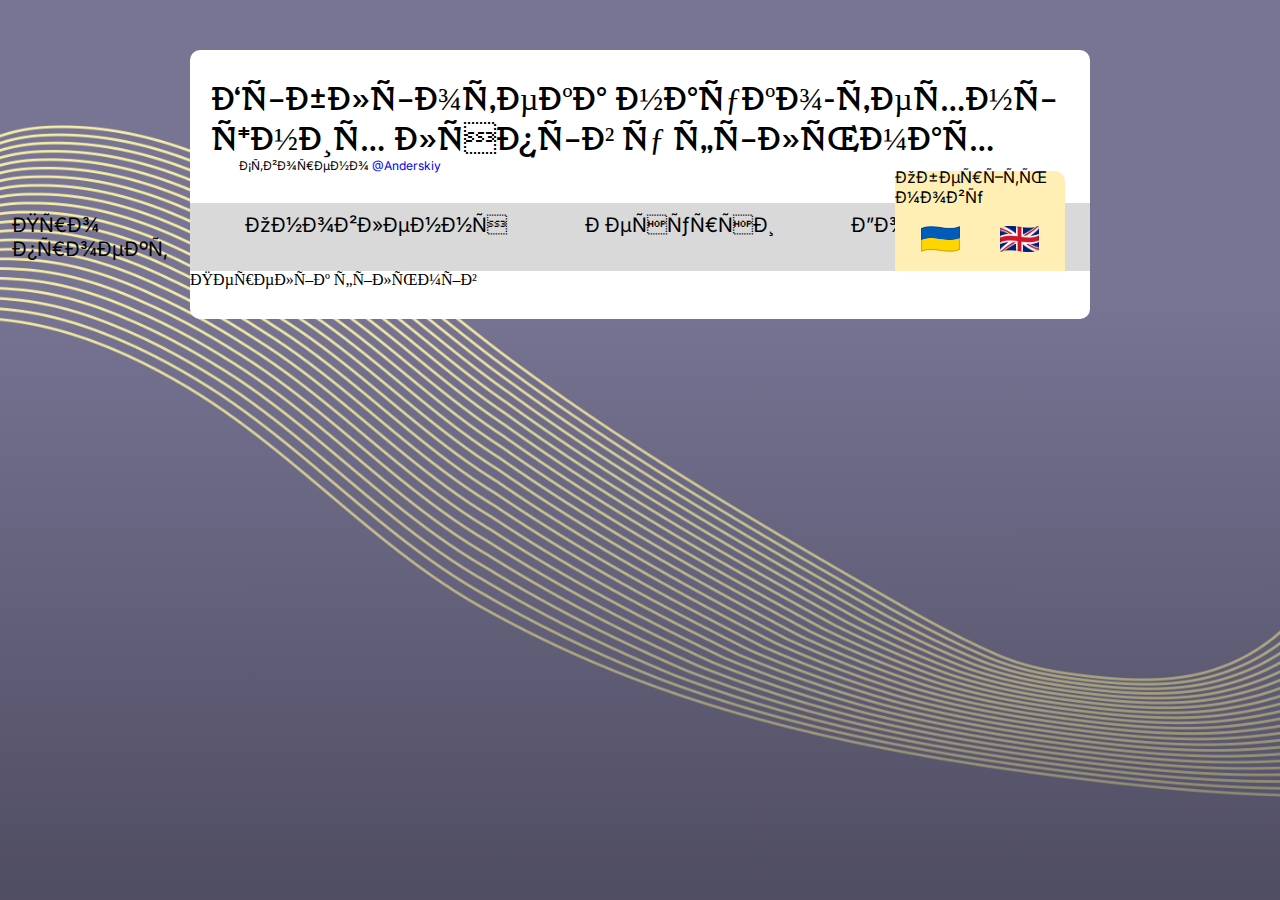
<file: templates/index.html>
<!DOCTYPE html>
<html lang="en">
<head>
    <meta charset="UTF-32">
    <link rel="stylesheet" type="text/css" href="../static/css/style.css">
    <link rel="stylesheet" type="text/css" href="../static/css/global.css">
    <title>Бібліотека ляпів</title>
</head>
<body>
    <main>
        <span class="proj-name">Бібліотека науко-технічних ляпів у фільмах</span>
        <span class="proj-author">Створено <a href="https://anderskiy.info/" target="_blank" rel="noopener noreferrer">@Anderskiy</a></span>
        <nav>
            <div class="nav-back-main">
                <ul>
                    <li><a href="/about/">Про проект</a></li>
                    <li><a href="/updates/">Оновлення</a></li>
                    <li><a href="/resources/">Ресурси</a></li>
                    <li><a href="/help/">Допомога</a></li>
                </ul>
            </div>
            <div class="nav-back-lang-top">
                <span class="nav-back-lang-top-text">Оберіть мову</span>
            </div>
            <div class="nav-back-lang">
                <ul>
                    <li><img src="../static/img/ukraine.png" alt="🇺🇦" width="39" height="26"></li>
                    <li><img src="../static/img/united.png" alt="🇬🇧" width="39" height="26"></li>
                </ul>
            </div>
            <div class="nav-back-right"></div>
        </nav>
        <div class="films">
            <span class="films-title">Перелік фільмів</span>
        </div>
    </main>
</body>
</html>
</file>
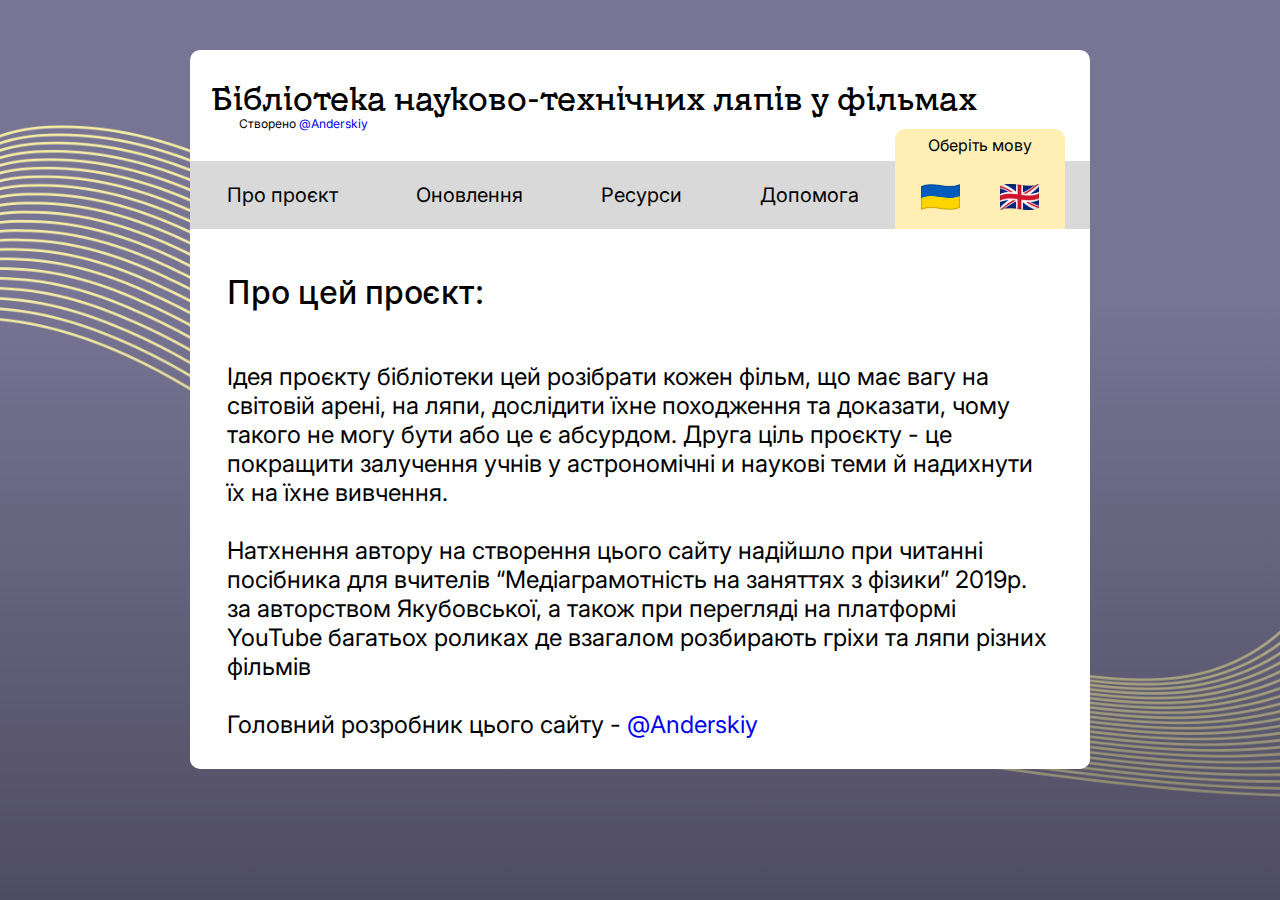
<file: templates/about_ua.html>
<!DOCTYPE html>
<html lang="en">
<head>
    <meta charset="UTF-8">
    <link rel="stylesheet" type="text/css" href="../static/css/style.css">
    <link rel="stylesheet" type="text/css" href="../static/css/global.css">
    <title>Бібліотека ляпів</title>
</head>
<body>
    <main>
        <span class="proj-name"><a href="/">Бібліотека науково-технічних ляпів у фільмах</a></span>
        <span class="proj-author">Створено <a href="https://anderskiy.info/" target="_blank" rel="noopener noreferrer">@Anderskiy</a></span>
        <nav>
            <div class="nav-back-main">
                <ul>
                    <li><a href="/about/">Про проєкт</a></li>
                    <li><a href="/updates/">Оновлення</a></li>
                    <li><a href="/resources/">Ресурси</a></li>
                    <li><a href="/help/">Допомога</a></li>
                </ul>
            </div>
            <div class="nav-back-lang-top">
                <span class="nav-back-lang-top-text">Оберіть мову</span>
            </div>
            <div class="nav-back-lang">
                <ul>
                    <li><a href="/set_language/ua"><img src="../static/img/ukraine.png" alt="🇺🇦" width="39" height="26"></a></li>
                    <li><a href="/set_language/uk"><img src="../static/img/united.png" alt="🇬🇧" width="39" height="26"></a></li>
                </ul>
            </div>
            <div class="nav-back-right"></div>
        </nav>
        <div class="content">
            <span class="content-title">Про цей проєкт:</span>
            <span class="about-text"> Ідея проєкту бібліотеки цей розібрати кожен фільм, що має вагу на світовій арені, на ляпи, дослідити їхне походження та доказати, чому такого не могу бути або це є абсурдом. Друга ціль проєкту - це покращити залучення учнів у астрономічні и наукові теми й надихнути їх на їхне вивчення.<br>
            <br> Натхнення автору на створення цього сайту надійшло при читанні посібника для вчителів “Медіаграмотність на заняттях з фізики” 2019р. за авторством Якубовської, а також при перегляді на платформі YouTube багатьох роликах де взагалом розбирають гріхи та ляпи різних фільмів<br>
            <br> Головний розробник цього сайту - <a href="https://anderskiy.info/" target="_blank" rel="noopener noreferrer">@Anderskiy</a></span>
        </div>
    </main>
</body>
</html>
</file>
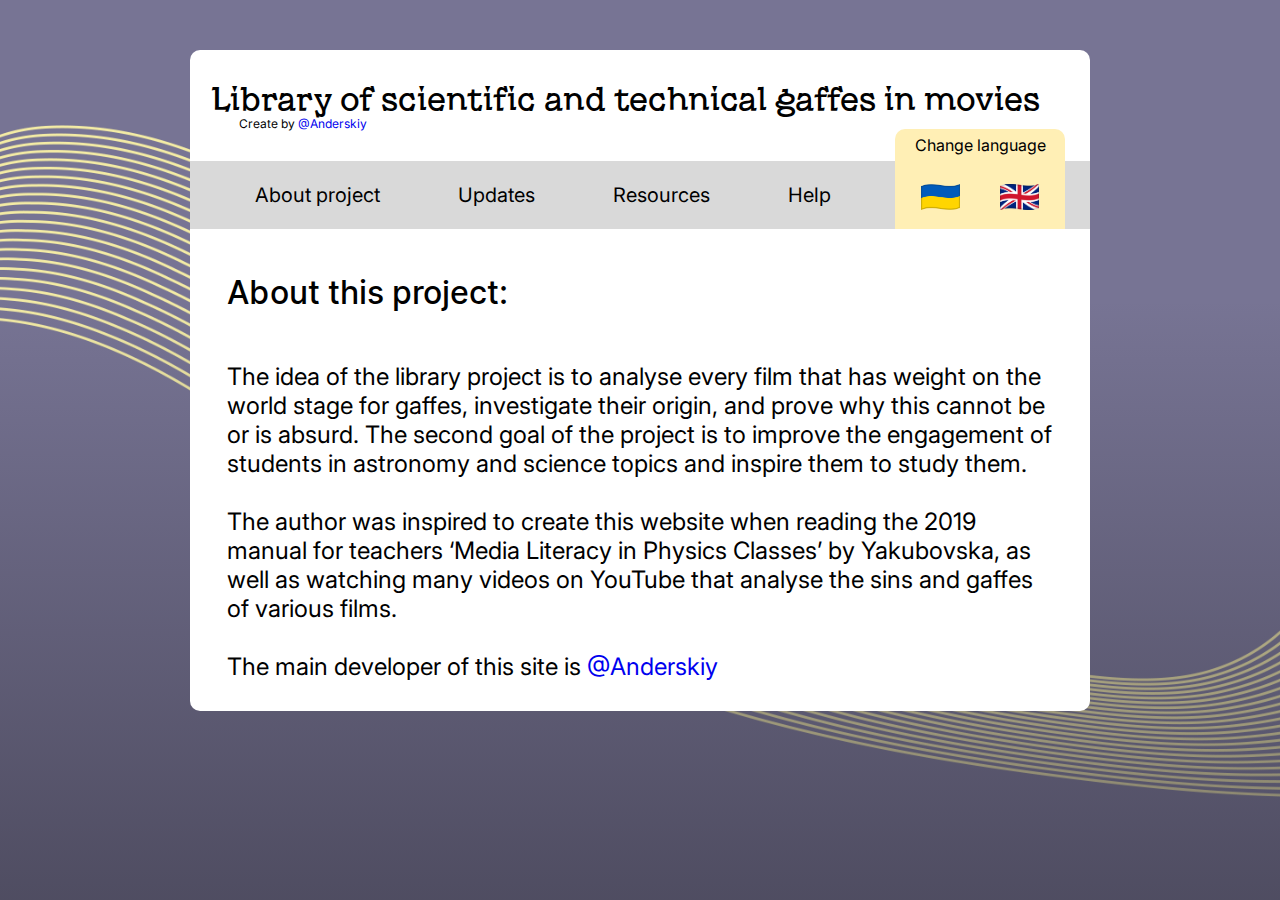
<file: templates/about_uk.html>
<!DOCTYPE html>
<html lang="en">
<head>
    <meta charset="UTF-8">
    <link rel="stylesheet" type="text/css" href="../static/css/style.css">
    <link rel="stylesheet" type="text/css" href="../static/css/global.css">
    <title>Library of gaffes</title>
</head>
<body>
    <main>
        <span class="proj-name"><a href="/">Library of scientific and technical gaffes in movies</a></span>
        <span class="proj-author">Create by <a href="https://anderskiy.info/" target="_blank" rel="noopener noreferrer">@Anderskiy</a></span>
        <nav>
            <div class="nav-back-main">
                <ul>
                    <li><a href="/about/">About project</a></li>
                    <li><a href="/updates/">Updates</a></li>
                    <li><a href="/resources/">Resources</a></li>
                    <li><a href="/help/">Help</a></li>
                </ul>
            </div>
            <div class="nav-back-lang-top">
                <span class="nav-back-lang-top-text">Change language</span>
            </div>
            <div class="nav-back-lang">
                <ul>
                    <li><a href="/set_language/ua"><img src="../static/img/ukraine.png" alt="🇺🇦" width="39" height="26"></a></li>
                    <li><a href="/set_language/uk"><img src="../static/img/united.png" alt="🇬🇧" width="39" height="26"></a></li>
                </ul>
            </div>
            <div class="nav-back-right"></div>
        </nav>
        <div class="content">
            <span class="content-title">About this project:</span>
            <span class="about-text"> The idea of the library project is to analyse every film that has weight on the world stage for gaffes, investigate their origin, and prove why this cannot be or is absurd. The second goal of the project is to improve the engagement of students in astronomy and science topics and inspire them to study them.<br>
            <br> The author was inspired to create this website when reading the 2019 manual for teachers ‘Media Literacy in Physics Classes’ by Yakubovska, as well as watching many videos on YouTube that analyse the sins and gaffes of various films.<br>
            <br> The main developer of this site is <a href="https://anderskiy.info/" target="_blank" rel="noopener noreferrer">@Anderskiy</a></span>
        </div>
    </main>
</body>
</html>
</file>
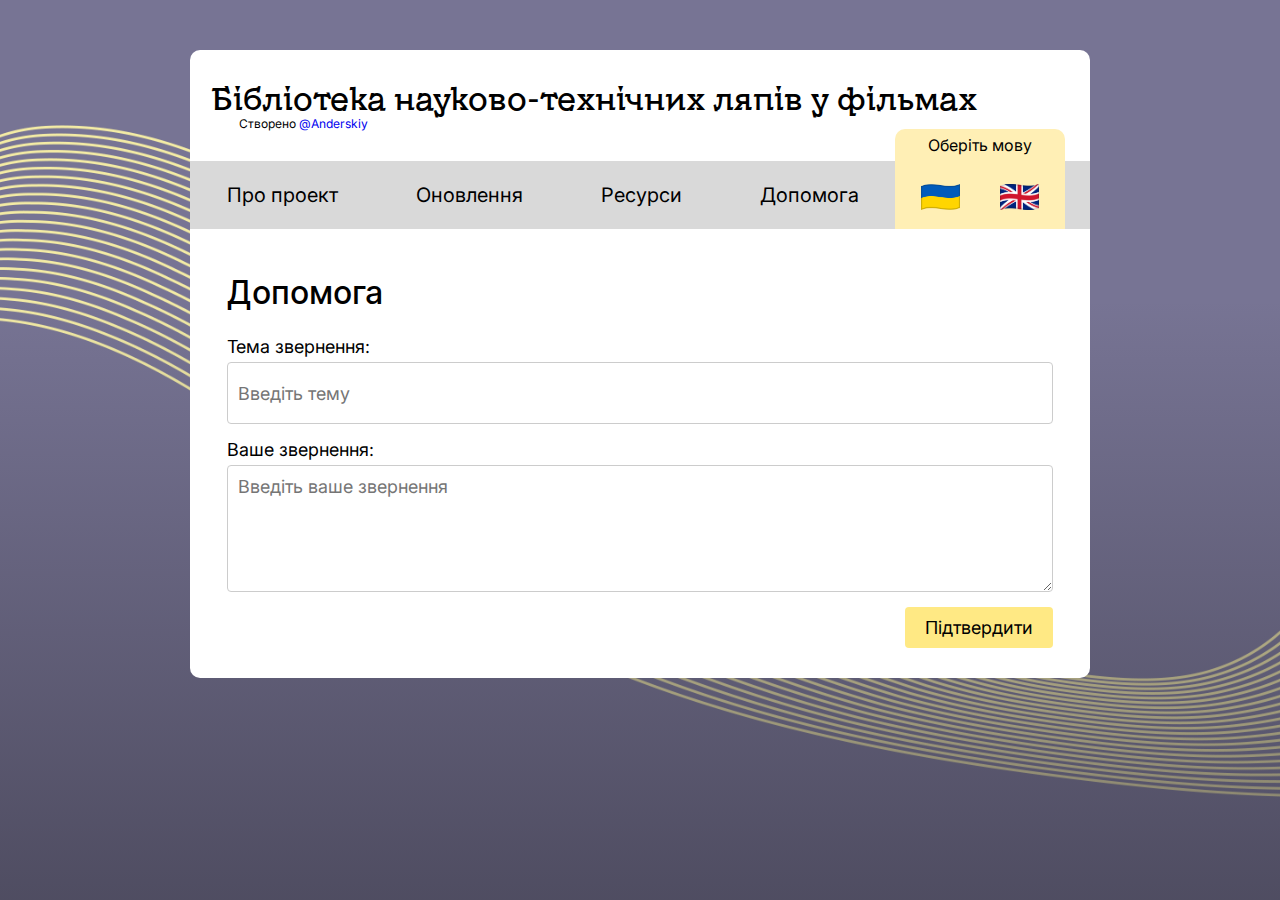
<file: templates/help_ua.html>
<!DOCTYPE html>
<html lang="en">
<head>
    <meta charset="UTF-8">
    <link rel="stylesheet" type="text/css" href="../static/css/style.css">
    <link rel="stylesheet" type="text/css" href="../static/css/global.css">
    <title>Бібліотека ляпів</title>
</head>
<body>
    <main>
        <span class="proj-name"><a href="/">Бібліотека науково-технічних ляпів у фільмах</a></span>
        <span class="proj-author">Створено <a href="https://anderskiy.info/" target="_blank" rel="noopener noreferrer">@Anderskiy</a></span>
        <nav>
            <div class="nav-back-main">
                <ul>
                    <li><a href="/about/">Про проект</a></li>
                    <li><a href="/updates/">Оновлення</a></li>
                    <li><a href="/resources/">Ресурси</a></li>
                    <li><a href="/help/">Допомога</a></li>
                </ul>
            </div>
            <div class="nav-back-lang-top">
                <span class="nav-back-lang-top-text">Оберіть мову</span>
            </div>
            <div class="nav-back-lang">
                <ul>
                    <li><a href="/set_language/ua"><img src="../static/img/ukraine.png" alt="🇺🇦" width="39" height="26"></a></li>
                    <li><a href="/set_language/uk"><img src="../static/img/united.png" alt="🇬🇧" width="39" height="26"></a></li>
                </ul>
            </div>
            <div class="nav-back-right"></div>
        </nav>
        <div class="content">
            <span class="content-title">Допомога</span>
            <form class="help-form" action="/submit_help" method="POST" onsubmit="return showSuccessMessage()">
                <div class="form-group">
                    <label for="subject">Тема звернення:</label>
                    <input type="text" id="subject" name="subject" placeholder="Введіть тему" required>
                </div>
                <div class="form-group">
                    <label for="message">Ваше звернення:</label>
                    <textarea id="message" name="message" placeholder="Введіть ваше звернення" rows="5" required></textarea>
                </div>
                <div class="form-actions">
                    <button type="submit">Підтвердити</button>
                </div>
                <span id="success-message" class="success-message">Повідомлення успішно надіслано</span>
            </form>
        </div>
    </main>
</body>
<script>
    function showSuccessMessage() {
        const successMessage = document.getElementById('success-message');
        successMessage.style.display = 'block';

        document.getElementById('subject').value = '';
        document.getElementById('message').value = '';

        setTimeout(function() {
            successMessage.style.display = 'none';
        }, 4000);

        return true;
    }
</script>
</html>
</file>
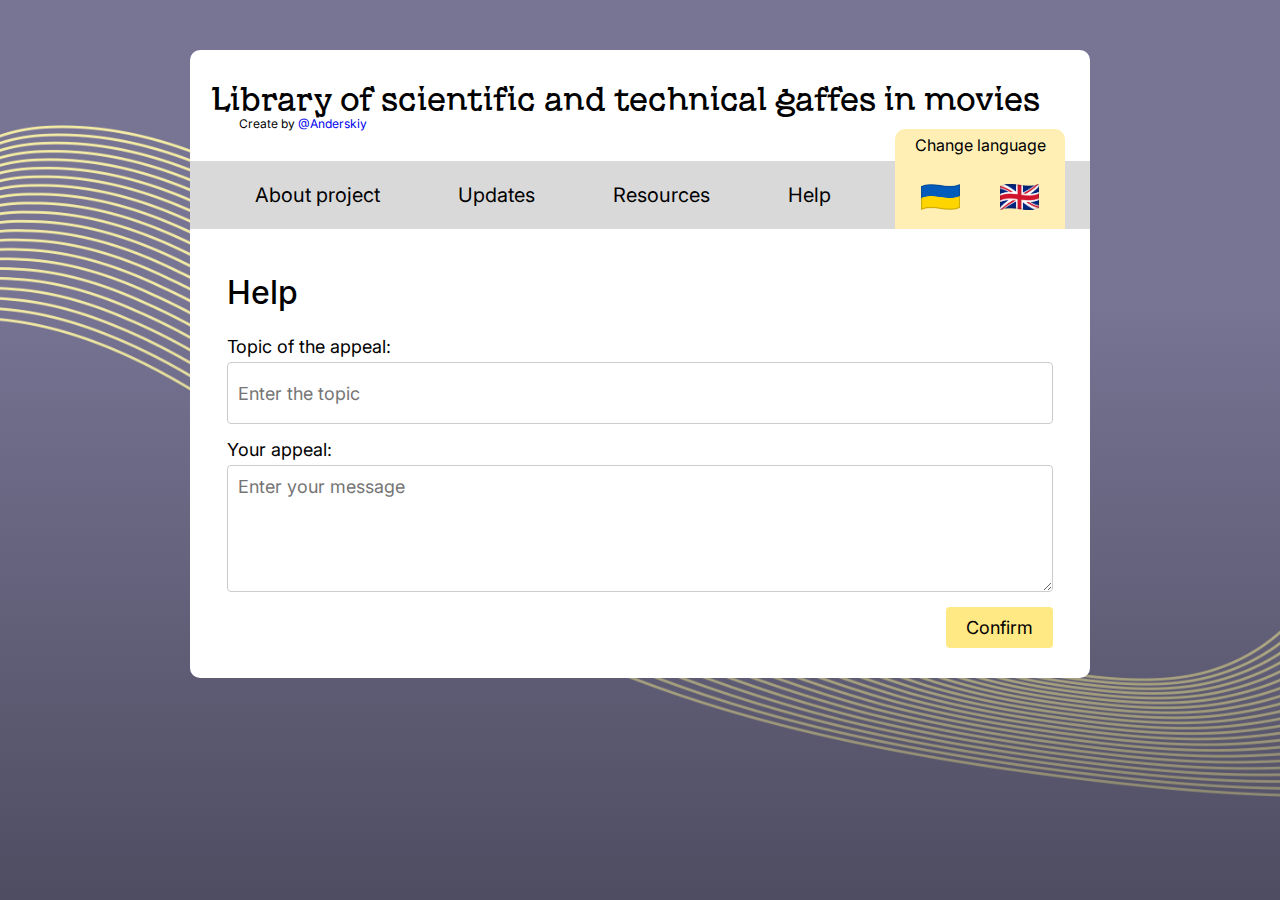
<file: templates/help_uk.html>
<!DOCTYPE html>
<html lang="en">
<head>
    <meta charset="UTF-8">
    <link rel="stylesheet" type="text/css" href="../static/css/style.css">
    <link rel="stylesheet" type="text/css" href="../static/css/global.css">
    <title>Library of gaffes</title>
</head>
<body>
    <main>
        <span class="proj-name"><a href="/">Library of scientific and technical gaffes in movies</a></span>
        <span class="proj-author">Create by <a href="https://anderskiy.info/" target="_blank" rel="noopener noreferrer">@Anderskiy</a></span>
        <nav>
            <div class="nav-back-main">
                <ul>
                    <li><a href="/about/">About project</a></li>
                    <li><a href="/updates/">Updates</a></li>
                    <li><a href="/resources/">Resources</a></li>
                    <li><a href="/help/">Help</a></li>
                </ul>
            </div>
            <div class="nav-back-lang-top">
                <span class="nav-back-lang-top-text">Change language</span>
            </div>
            <div class="nav-back-lang">
                <ul>
                    <li><a href="/set_language/ua"><img src="../static/img/ukraine.png" alt="🇺🇦" width="39" height="26"></a></li>
                    <li><a href="/set_language/uk"><img src="../static/img/united.png" alt="🇬🇧" width="39" height="26"></a></li>
                </ul>
            </div>
            <div class="nav-back-right"></div>
        </nav>
        <div class="content">
            <span class="content-title">Help</span>
            <form class="help-form" action="/submit_help" method="POST" onsubmit="return showSuccessMessage()">
                <div class="form-group">
                    <label for="subject">Topic of the appeal:</label>
                    <input type="text" id="subject" name="subject" placeholder="Enter the topic" required>
                </div>
                <div class="form-group">
                    <label for="message">Your appeal:</label>
                    <textarea id="message" name="message" placeholder="Enter your message" rows="5" required></textarea>
                </div>
                <div class="form-actions">
                    <button type="submit">Confirm</button>
                </div>
                <span id="success-message" class="success-message">Message sent successfully</span>
            </form>
        </div>
    </main>
</body>
<script>
    function showSuccessMessage() {
        const successMessage = document.getElementById('success-message');
        successMessage.style.display = 'block';

        document.getElementById('subject').value = '';
        document.getElementById('message').value = '';

        setTimeout(function() {
            successMessage.style.display = 'none';
        }, 4000);

        return true;
    }
</script>
</html>
</file>
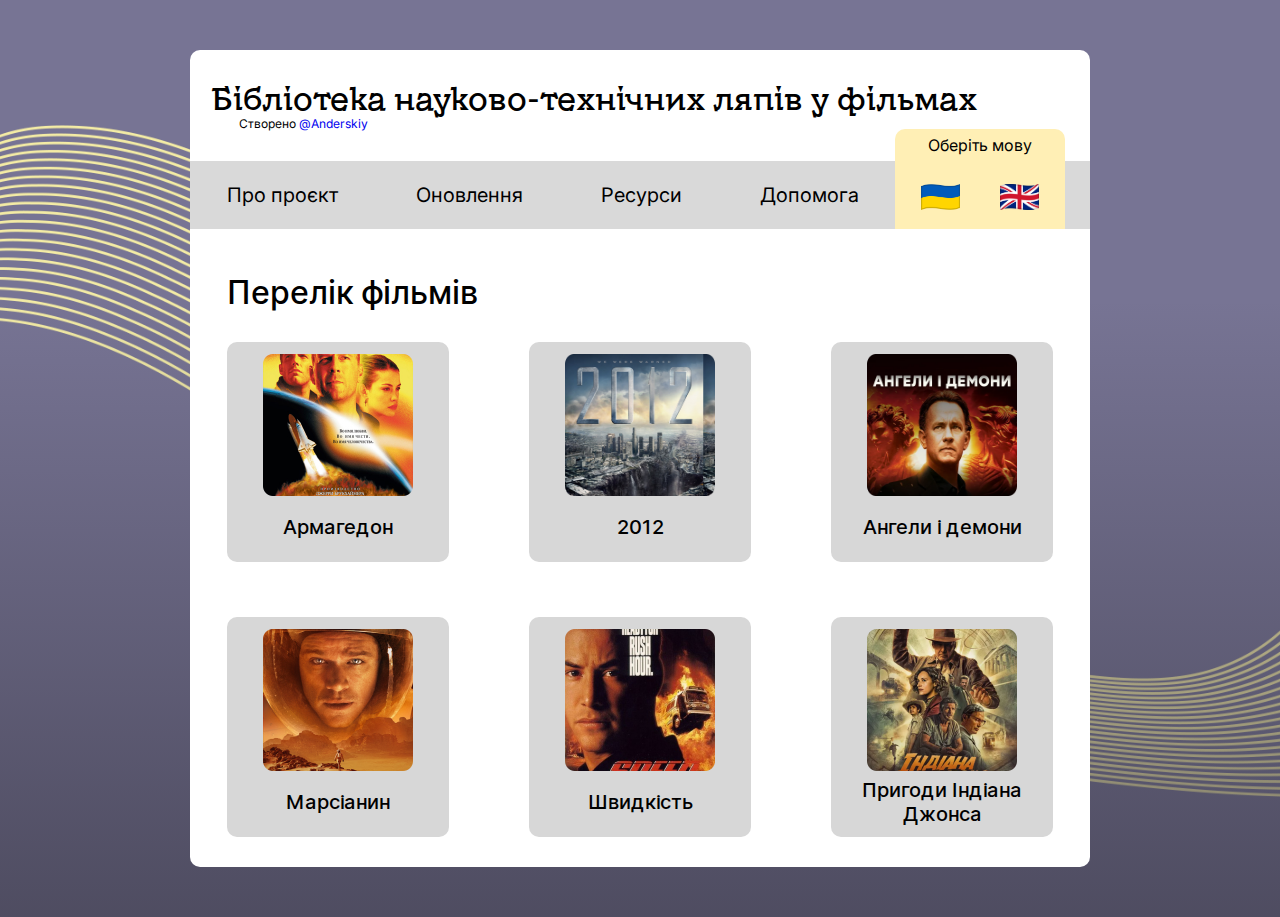
<file: templates/index_ua.html>
<!DOCTYPE html>
<html lang="en">
<head>
    <meta charset="UTF-8">
    <link rel="stylesheet" type="text/css" href="../static/css/style.css">
    <link rel="stylesheet" type="text/css" href="../static/css/global.css">
    <title>Бібліотека ляпів</title>
</head>
<body>
    <main>
        <span class="proj-name"><a href="/">Бібліотека науково-технічних ляпів у фільмах</a></span>
        <span class="proj-author">Створено <a href="https://anderskiy.info/" target="_blank" rel="noopener noreferrer">@Anderskiy</a></span>
        <nav>
            <div class="nav-back-main">
                <ul>
                    <li><a href="/about/">Про проєкт</a></li>
                    <li><a href="/updates/">Оновлення</a></li>
                    <li><a href="/resources/">Ресурси</a></li>
                    <li><a href="/help/">Допомога</a></li>
                </ul>
            </div>
            <div class="nav-back-lang-top">
                <span class="nav-back-lang-top-text">Оберіть мову</span>
            </div>
            <div class="nav-back-lang">
                <ul>
                    <li><a href="/set_language/ua"><img src="../static/img/ukraine.png" alt="🇺🇦" width="39" height="26"></a></li>
                    <li><a href="/set_language/uk"><img src="../static/img/united.png" alt="🇬🇧" width="39" height="26"></a></li>
                </ul>
            </div>
            <div class="nav-back-right"></div>
        </nav>
        <div class="content">
            <span class="content-title">Перелік фільмів</span>
            <div class="films-container">
                <div class="films-block">
                    <img src="../static/img/armageddon.png" alt="armageddon" width="150" height="142">
                    <span class="films-block-text"><a href="/films/armageddon">Армагедон</a></span>
                </div>
                <div class="films-block">
                    <img src="../static/img/2012.png" alt="2012" width="150" height="142">
                    <span class="films-block-text">2012</span>
                </div>
                <div class="films-block">
                    <img src="../static/img/angelsdemons.png" alt="angelsanddemons" width="150" height="142">
                    <span class="films-block-text">Ангели і демони</span>
                </div>
                <div class="films-block">
                    <img src="../static/img/martian.png" alt="martian" width="150" height="142">
                    <span class="films-block-text">Марсіанин</span>
                </div>
                <div class="films-block">
                    <img src="../static/img/speed.png" alt="speed" width="150" height="142">
                    <span class="films-block-text">Швидкість</span>
                </div>
                <div class="films-block">
                    <img src="../static/img/indianajones.png" alt="indianajones" width="150" height="142">
                    <span class="films-block-text">Пригоди Індіана Джонса</span>
                </div>
            </div>
        </div>
    </main>
</body>
</html>
</file>
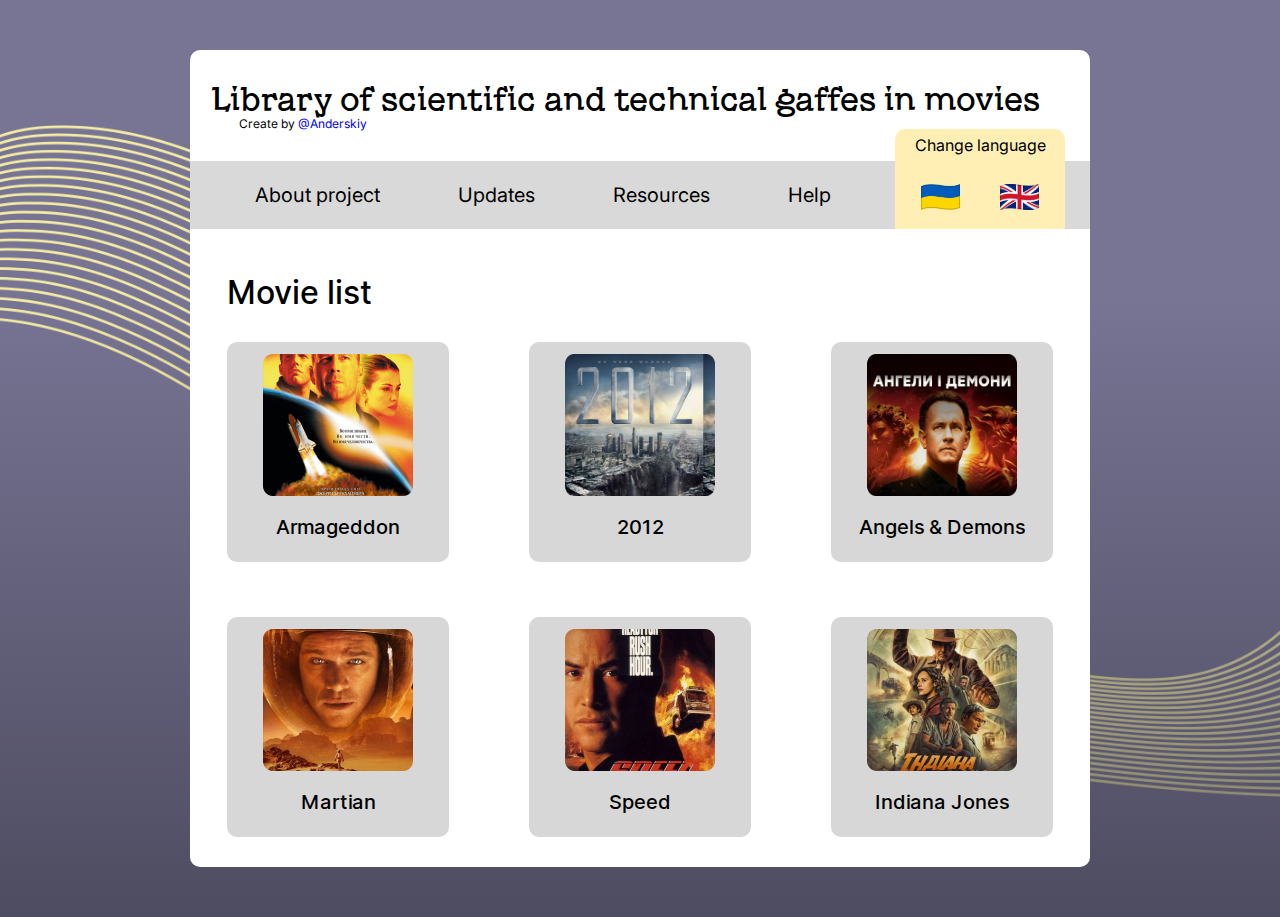
<file: templates/index_uk.html>
<!DOCTYPE html>
<html lang="en">
<head>
    <meta charset="UTF-8">
    <link rel="stylesheet" type="text/css" href="../static/css/style.css">
    <link rel="stylesheet" type="text/css" href="../static/css/global.css">
    <title>Library of gaffes</title>
</head>
<body>
    <main>
        <span class="proj-name"><a href="/">Library of scientific and technical gaffes in movies</a></span>
        <span class="proj-author">Create by <a href="https://anderskiy.info/" target="_blank" rel="noopener noreferrer">@Anderskiy</a></span>
        <nav>
            <div class="nav-back-main">
                <ul>
                    <li><a href="/about/">About project</a></li>
                    <li><a href="/updates/">Updates</a></li>
                    <li><a href="/resources/">Resources</a></li>
                    <li><a href="/help/">Help</a></li>
                </ul>
            </div>
            <div class="nav-back-lang-top">
                <span class="nav-back-lang-top-text">Change language</span>
            </div>
            <div class="nav-back-lang">
                <ul>
                    <li><a href="/set_language/ua"><img src="../static/img/ukraine.png" alt="🇺🇦" width="39" height="26"></a></li>
                    <li><a href="/set_language/uk"><img src="../static/img/united.png" alt="🇬🇧" width="39" height="26"></a></li>
                </ul>
            </div>
            <div class="nav-back-right"></div>
        </nav>
        <div class="content">
            <span class="content-title">Movie list</span>
            <div class="films-container">
                <div class="films-block">
                    <img src="../static/img/armageddon.png" alt="armegeddon" width="150" height="142">
                    <span class="films-block-text"><a href="/films/armageddon">Armageddon</a></span>
                </div>
                <div class="films-block">
                    <img src="../static/img/2012.png" alt="2012" width="150" height="142">
                    <span class="films-block-text">2012</span>
                </div>
                <div class="films-block">
                    <img src="../static/img/angelsdemons.png" alt="angelsanddemons" width="150" height="142">
                    <span class="films-block-text">Angels & Demons</span>
                </div>
                <div class="films-block">
                    <img src="../static/img/martian.png" alt="martian" width="150" height="142">
                    <span class="films-block-text">Martian</span>
                </div>
                <div class="films-block">
                    <img src="../static/img/speed.png" alt="speed" width="150" height="142">
                    <span class="films-block-text">Speed</span>
                </div>
                <div class="films-block">
                    <img src="../static/img/indianajones.png" alt="indianajones" width="150" height="142">
                    <span class="films-block-text">Indiana Jones</span>
                </div>
            </div>
        </div>
    </main>
</body>
</html>
</file>
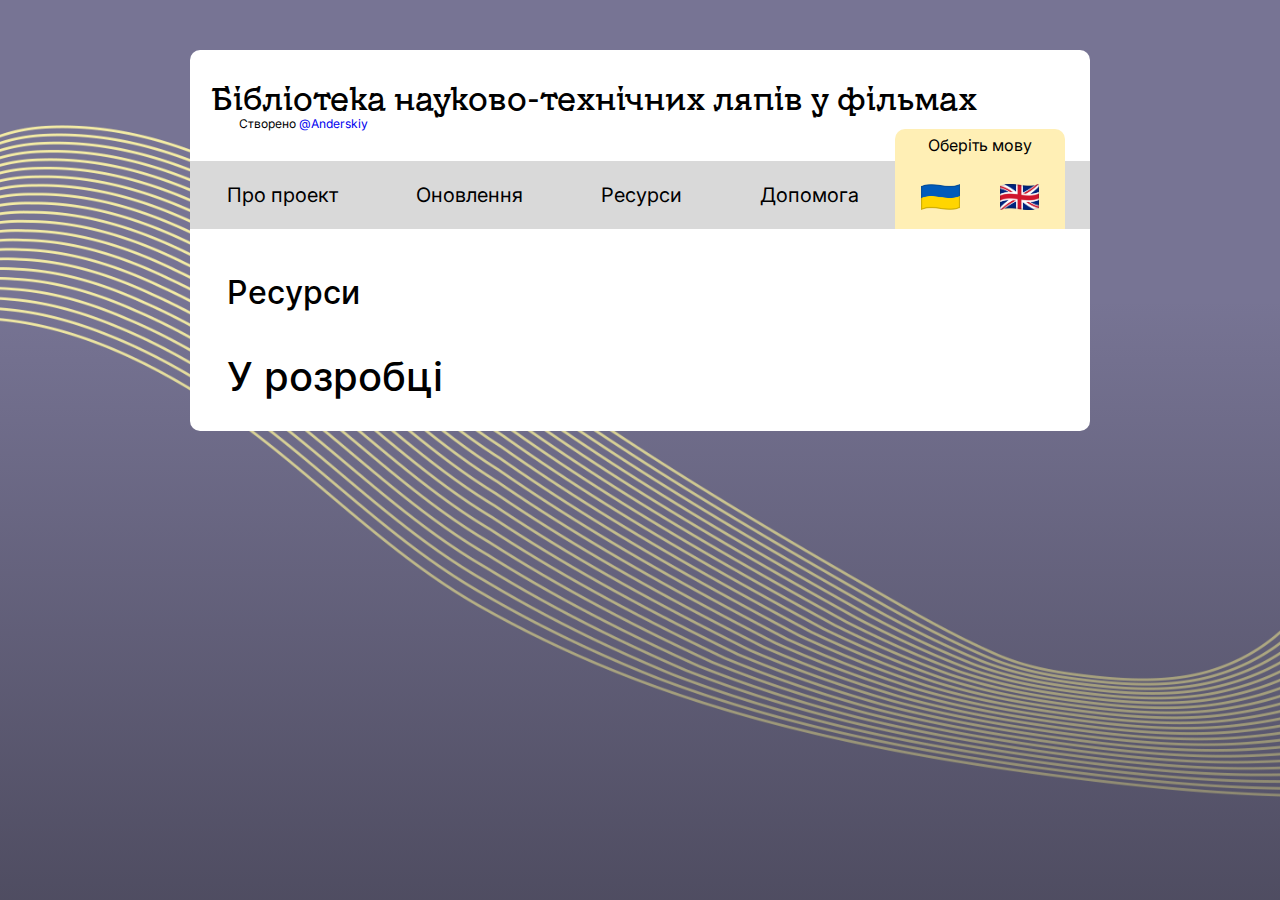
<file: templates/resources_ua.html>
<!DOCTYPE html>
<html lang="en">
<head>
    <meta charset="UTF-8">
    <link rel="stylesheet" type="text/css" href="../static/css/style.css">
    <link rel="stylesheet" type="text/css" href="../static/css/global.css">
    <title>Бібліотека ляпів</title>
</head>
<body>
    <main>
        <span class="proj-name"><a href="/">Бібліотека науково-технічних ляпів у фільмах</a></span>
        <span class="proj-author">Створено <a href="https://anderskiy.info/" target="_blank" rel="noopener noreferrer">@Anderskiy</a></span>
        <nav>
            <div class="nav-back-main">
                <ul>
                    <li><a href="/about/">Про проект</a></li>
                    <li><a href="/updates/">Оновлення</a></li>
                    <li><a href="/resources/">Ресурси</a></li>
                    <li><a href="/help/">Допомога</a></li>
                </ul>
            </div>
            <div class="nav-back-lang-top">
                <span class="nav-back-lang-top-text">Оберіть мову</span>
            </div>
            <div class="nav-back-lang">
                <ul>
                    <li><a href="/set_language/ua"><img src="../static/img/ukraine.png" alt="🇺🇦" width="39" height="26"></a></li>
                    <li><a href="/set_language/uk"><img src="../static/img/united.png" alt="🇬🇧" width="39" height="26"></a></li>
                </ul>
            </div>
            <div class="nav-back-right"></div>
        </nav>
        <div class="content">
            <span class="content-title">Ресурси</span>
            <span style="font-family: InterMedium, serif; font-size: 40px; display: flex; margin-top: 40px">У розробці</span>
        </div>
    </main>
</body>
</html>
</file>
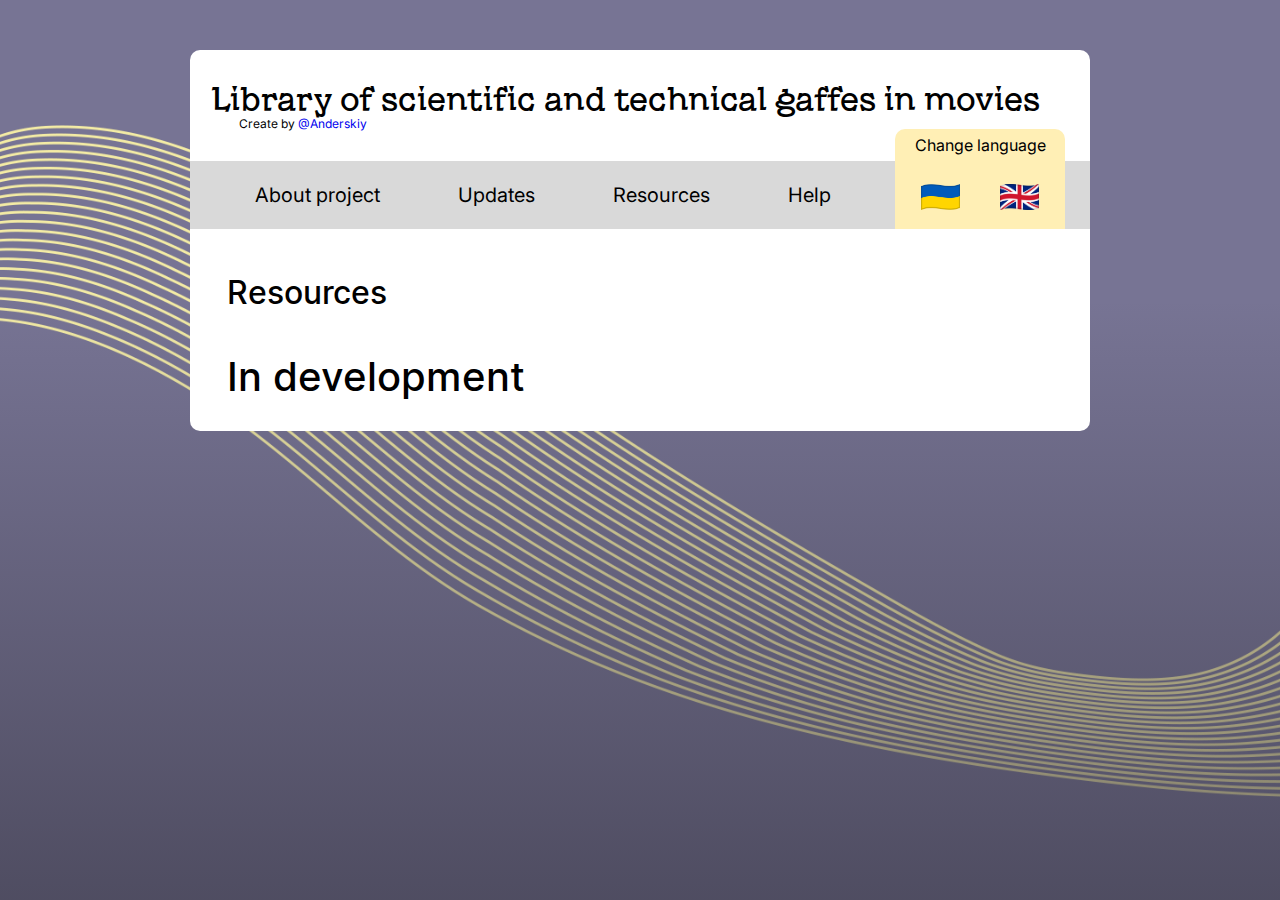
<file: templates/resources_uk.html>
<!DOCTYPE html>
<html lang="en">
<head>
    <meta charset="UTF-8">
    <link rel="stylesheet" type="text/css" href="../static/css/style.css">
    <link rel="stylesheet" type="text/css" href="../static/css/global.css">
    <title>Library of gaffes</title>
</head>
<body>
    <main>
        <span class="proj-name"><a href="/">Library of scientific and technical gaffes in movies</a></span>
        <span class="proj-author">Create by <a href="https://anderskiy.info/" target="_blank" rel="noopener noreferrer">@Anderskiy</a></span>
        <nav>
            <div class="nav-back-main">
                <ul>
                    <li><a href="/about/">About project</a></li>
                    <li><a href="/updates/">Updates</a></li>
                    <li><a href="/resources/">Resources</a></li>
                    <li><a href="/help/">Help</a></li>
                </ul>
            </div>
            <div class="nav-back-lang-top">
                <span class="nav-back-lang-top-text">Change language</span>
            </div>
            <div class="nav-back-lang">
                <ul>
                    <li><a href="/set_language/ua"><img src="../static/img/ukraine.png" alt="🇺🇦" width="39" height="26"></a></li>
                    <li><a href="/set_language/uk"><img src="../static/img/united.png" alt="🇬🇧" width="39" height="26"></a></li>
                </ul>
            </div>
            <div class="nav-back-right"></div>
        </nav>
        <div class="content">
            <span class="content-title">Resources</span>
            <span style="font-family: InterMedium, serif; font-size: 40px; display: flex; margin-top: 40px">In development</span>
        </div>
    </main>
</body>
</html>
</file>
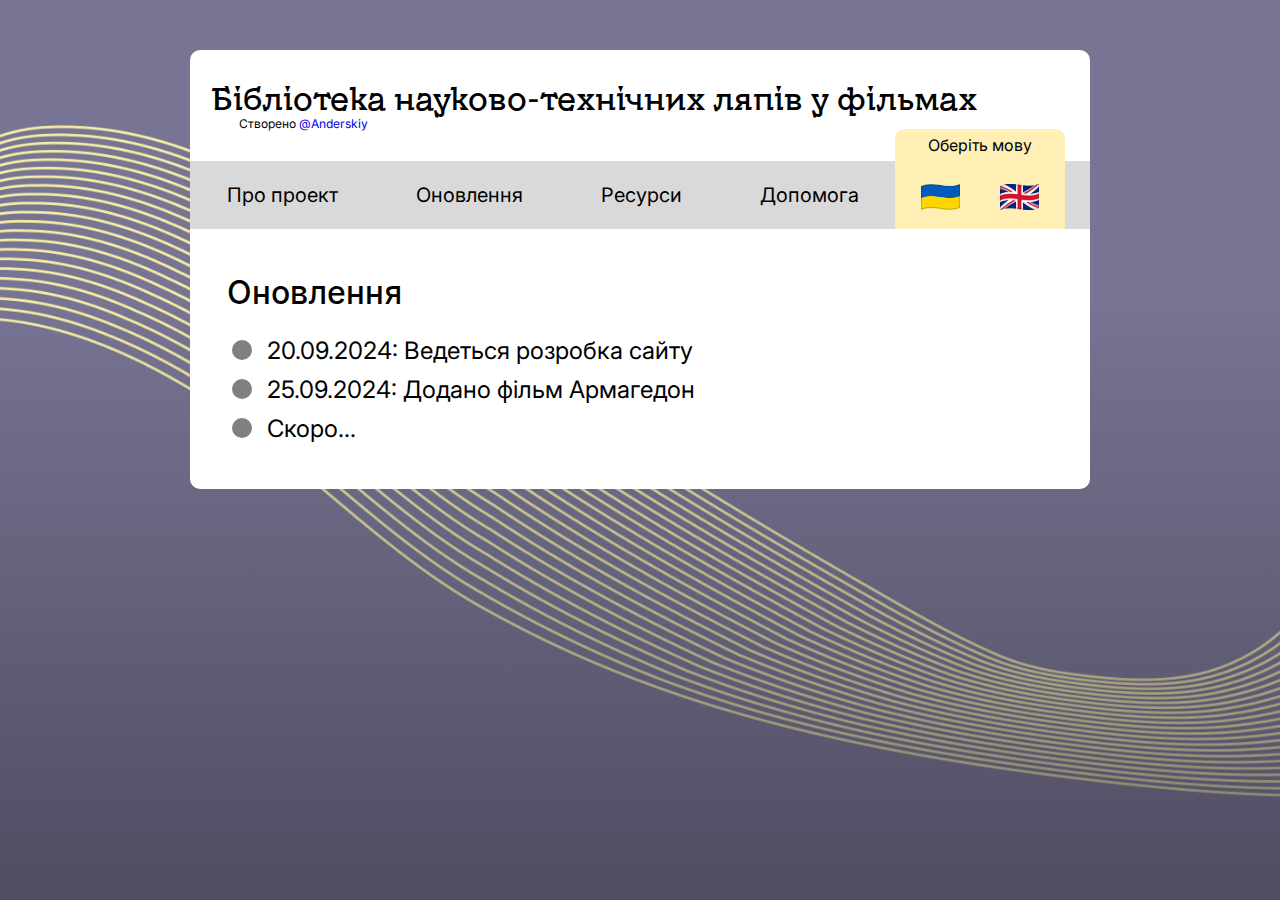
<file: templates/updates_ua.html>
<!DOCTYPE html>
<html lang="en">
<head>
    <meta charset="UTF-8">
    <link rel="stylesheet" type="text/css" href="../static/css/style.css">
    <link rel="stylesheet" type="text/css" href="../static/css/global.css">
    <title>Бібліотека ляпів</title>
</head>
<body>
    <main>
        <span class="proj-name"><a href="/">Бібліотека науково-технічних ляпів у фільмах</a></span>
        <span class="proj-author">Створено <a href="https://anderskiy.info/" target="_blank" rel="noopener noreferrer">@Anderskiy</a></span>
        <nav>
            <div class="nav-back-main">
                <ul>
                    <li><a href="/about/">Про проект</a></li>
                    <li><a href="/updates/">Оновлення</a></li>
                    <li><a href="/resources/">Ресурси</a></li>
                    <li><a href="/help/">Допомога</a></li>
                </ul>
            </div>
            <div class="nav-back-lang-top">
                <span class="nav-back-lang-top-text">Оберіть мову</span>
            </div>
            <div class="nav-back-lang">
                <ul>
                    <li><a href="/set_language/ua"><img src="../static/img/ukraine.png" alt="🇺🇦" width="39" height="26"></a></li>
                    <li><a href="/set_language/uk"><img src="../static/img/united.png" alt="🇬🇧" width="39" height="26"></a></li>
                </ul>
            </div>
            <div class="nav-back-right"></div>
        </nav>
        <div class="content">
            <span class="content-title">Оновлення</span>
            <ul class="updates-ul">
                <li class="updates-li">20.09.2024: Ведеться розробка сайту</li>
                <li class="updates-li">25.09.2024: Додано фільм Армагедон</li>
                <li class="updates-li">Скоро...</li>
            </ul>
        </div>
    </main>
</body>
</html>
</file>
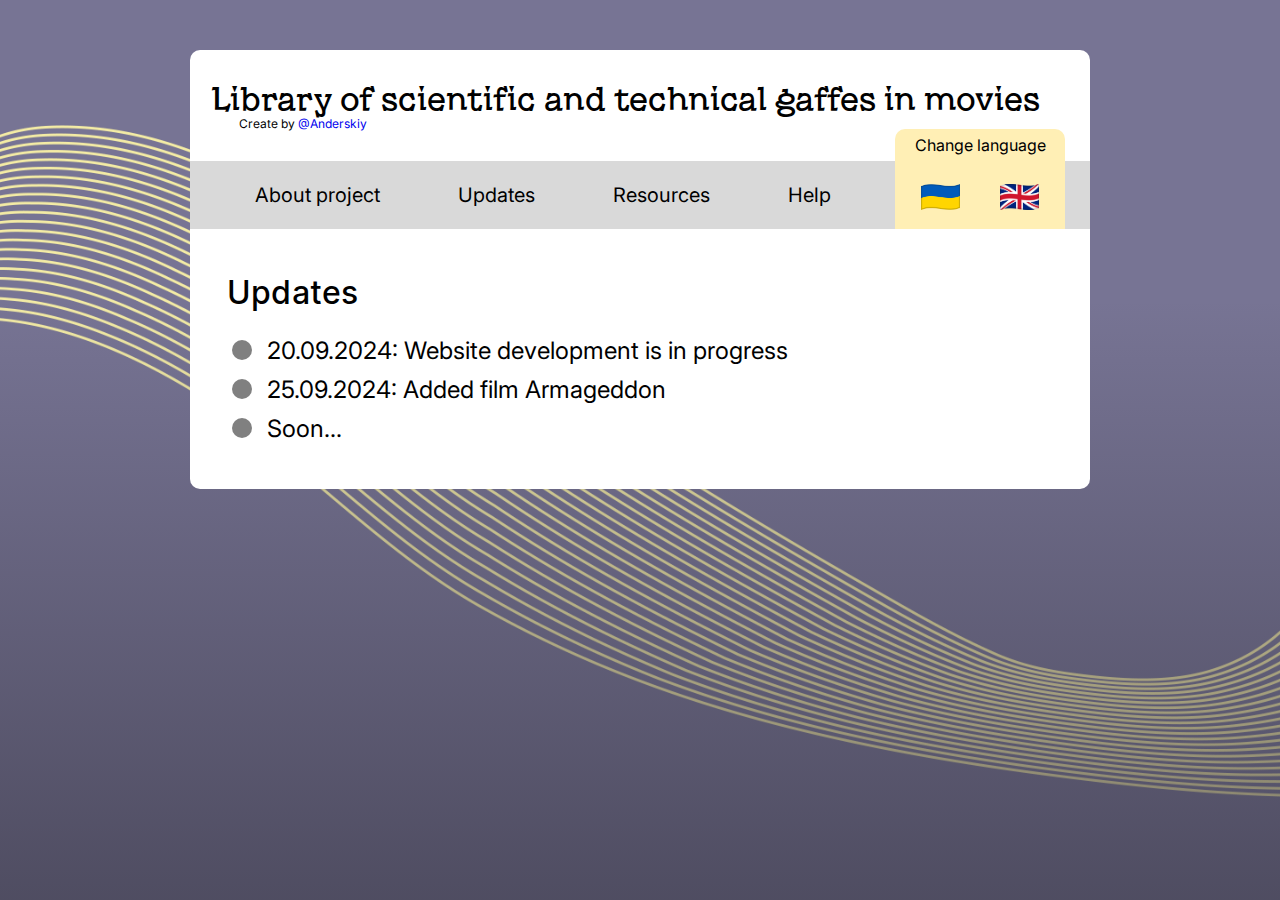
<file: templates/updates_uk.html>
<!DOCTYPE html>
<html lang="en">
<head>
    <meta charset="UTF-8">
    <link rel="stylesheet" type="text/css" href="../static/css/style.css">
    <link rel="stylesheet" type="text/css" href="../static/css/global.css">
    <title>Library of gaffes</title>
</head>
<body>
    <main>
        <span class="proj-name"><a href="/">Library of scientific and technical gaffes in movies</a></span>
        <span class="proj-author">Create by <a href="https://anderskiy.info/" target="_blank" rel="noopener noreferrer">@Anderskiy</a></span>
        <nav>
            <div class="nav-back-main">
                <ul>
                    <li><a href="/about/">About project</a></li>
                    <li><a href="/updates/">Updates</a></li>
                    <li><a href="/resources/">Resources</a></li>
                    <li><a href="/help/">Help</a></li>
                </ul>
            </div>
            <div class="nav-back-lang-top">
                <span class="nav-back-lang-top-text">Change language</span>
            </div>
            <div class="nav-back-lang">
                <ul>
                    <li><a href="/set_language/ua"><img src="../static/img/ukraine.png" alt="🇺🇦" width="39" height="26"></a></li>
                    <li><a href="/set_language/uk"><img src="../static/img/united.png" alt="🇬🇧" width="39" height="26"></a></li>
                </ul>
            </div>
            <div class="nav-back-right"></div>
        </nav>
        <div class="content">
            <span class="content-title">Updates</span>
            <ul class="updates-ul">
                <li class="updates-li">20.09.2024: Website development is in progress</li>
                <li class="updates-li">25.09.2024: Added film Armageddon</li>
                <li class="updates-li">Soon...</li>
            </ul>
        </div>
    </main>
</body>
</html>
</file>
<file: static/css/style.css>
main {
    width: 900px;
    padding-bottom: 30px;
    background-color: white;
    border-radius: 10px;
    margin: 50px auto 50px auto;
    display: flex;
    flex-direction: column;
}

.proj-name {
    margin: 28px 0 0 21px;
    font-family: KyivType, serif;
    font-size: 32px;
}

.proj-name a {
    color: black;
}

.proj-author {
    margin: 0 0 0 49px;
    font-family: Inter, serif;
    font-size: 12px;
}

nav {
    display: flex;
    margin-top: 30px;
    position: relative;
    font-family: Inter, serif;
}

.nav-back-main {
    width: 705px;
    height: 68px;
    background-color: #D9D9D9;
    font-size: 20px;
    display: flex;
    justify-content: center;
    align-items: center;
    padding: 0;
}

.nav-back-main ul {
    list-style: none;
    padding: 0;
    margin: 0;
    display: flex;
    gap: 78px;
}

.nav-back-main li {
    margin: 0;
}

.nav-back-main a {
    color: black;
}

.nav-back-lang-top {
    width: 170px;
    height: 32px;
    display: flex;
    justify-content: center;
    align-items: center;
    background-color: #FFEFB5;
    position: absolute;
    bottom: 100%;
    left: 705px;
    border-top-left-radius: 10px;
    border-top-right-radius: 10px;
}

.nav-back-lang {
    width: 170px;
    height: 68px;
    background-color: #FFEFB5;
    position: relative;
    font-size: 40px;
}

.nav-back-lang ul {
    list-style: none;
    padding: 0;
    margin: 0;
    display: flex;
    justify-content: center;
    align-items: center;
    height: 100%;
    gap: 40px;
}

.nav-back-right {
    width: 25px;
    height: 68px;
    font-size: 20px;
    background-color: #D9D9D9;

}

.content {
    margin: 44px 37px auto 37px;
}

.content-title {
    font-family: InterMedium, serif;
    font-size: 32px;
}

.films-container {
    margin-top: 30px;
    display: flex;
    flex-direction: row;
    flex-wrap: wrap;
    gap: 55px 80px;
}

.films-block {
    width: 222px;
    height: 220px;
    background-color: #D7D7D7;
    display: flex;
    flex-direction: column;
    justify-content: center;
    align-items: center;
    border-radius: 10px;
    transition: transform 0.2s;
}

.films-block:hover{
    transform: scale(1.05);
}

.films-block-text {
    margin-top: 7px;
    font-family: InterMedium, serif;
    font-size: 20px;
    text-align: center;
    word-wrap: break-word;
    min-height: 48px;
    display: flex;
    align-items: center;
    justify-content: center;
}

.films-block-text a {
    color: black;
}

.films-block-text:hover a {
    transition: color 0.2s;
    color: #4f4b77;
}

.film-link {
    margin-top: 30px;
    display: flex;
    justify-content: center;
}

.film-desc {
    display: flex;
    margin-top: 47px;
    font-family: InterMedium, serif;
    font-size: 24px;
}

.film-desc-container {
    width: 460px;
    margin-top: 26px;
    display: flex;
    flex-direction: row;
    flex-wrap: wrap;
    gap: 23px 23px;
}

.film-desc-desc {
    display: flex;
    font-family: Inter, serif;
    font-size: 20px;
}

.film-title {
    display: flex;
    margin-top: 38px;
    font-family: InterMedium, serif;
    font-size: 24px;
}

.film-ol {
    margin-left: 25px;
    display: flex;
    flex-direction: column;
    margin-top: 26px;
    font-family: Inter, serif;
    gap: 20px;
    padding: 0;
}

.film-li {
    font-family: Inter, serif;
    font-size: 20px;
}

.film-li-b {
    font-size: 20px;
}

.film-li-s {
    font-size: 18px;
}

.film-li-image {
    opacity: 0;
    max-height: 0;
    overflow: hidden;
    transition: opacity 0.5s ease-in-out, max-height 1s ease-in-out;
    width: 400px;
    height: auto;
}

.film-li.show .film-li-image {
    opacity: 1;
    max-height: 400px;
}

.about-text {
    margin-top: 50px;
    display: block;
    font-family: Inter, serif;
    font-size: 24px;
}

.updates-ul {
    list-style: none;
    margin-top: 24px;
}

.updates-li {
    font-family: Inter, serif;
    font-size: 24px;
    position: relative;
    margin-bottom: 10px;
}

.updates-li::before {
    content: '';
    position: absolute;
    left: -35px;
    top: 50%;
    transform: translateY(-55%);
    width: 20px;
    height: 20px;
    background-color: grey;
    border-radius: 50%;
}

.help-form {
    margin-top: 24px;
    display: flex;
    flex-direction: column;
    gap: 15px;
}

.form-group {
    display: flex;
    flex-direction: column;
}

.form-group label {
    font-size: 18px;
    margin-bottom: 5px;
    font-family: Inter, serif;
}

.form-group input[type="text"],
.form-group textarea {
    font-size: 18px;
    padding: 10px;
    border: 1px solid #ccc;
    border-radius: 4px;
    font-family: Inter, serif;
}

.form-group input[type="text"] {
    height: 40px;
}

.form-group textarea {
    resize: vertical;
}

.form-actions {
    display: flex;
    justify-content: flex-end;
}

.form-actions button {
    background-color: #ffe984;
    color: black;
    padding: 10px 20px;
    font-size: 18px;
    border: none;
    border-radius: 4px;
    cursor: pointer;
    font-family: Inter, serif;
}

.form-actions button:hover {
    background-color: #d1bf6c;
}

.success-message {
    display:none;
    color: green;
    margin-top: 10px;
    font-size: 20px;
    font-family: Inter, serif;
}

@media screen and (max-width: 992px) {

    .film-li-b, .film-li {
        font-size: 11px;
    }

    .film-li-s {
        font-size: 10px;
    }
}
</file>
<file: static/css/global.css>
@import url('https://fonts.googleapis.com/css2?family=Inter:ital,opsz,wght@0,14..32,100..900;1,14..32,100..900&display=swap');

body {
    background-color: #777494;
    margin: 0;
    height: 100%;
    overflow-y: visible;
    background-image:
        linear-gradient(to bottom, rgba(119, 116, 148, 0) 0%, rgba(59, 57, 72, 0.75) 75%),
        url("../img/blending.png");
    background-position: center 300px, center 125px;
    background-repeat: no-repeat, no-repeat;
    background-size: cover, 100% auto;
}

a {
    text-decoration: none;
}

a:hover {
    transition: color 0.2s;
    color: #4f4b77;
}

img {
    user-select: none;
}

html {
    scrollbar-color: #6d6b87 #9c9ac1;
    min-height: 100%;
}

@font-face {
    font-family: "KyivType";
    src: url("fonts/KyivTypeTitling-Medium.ttf") format("truetype");
}

@font-face {
    font-family: "InterMedium";
    src: url("fonts/inter-medium.ttf") format("truetype");
}
</file>
